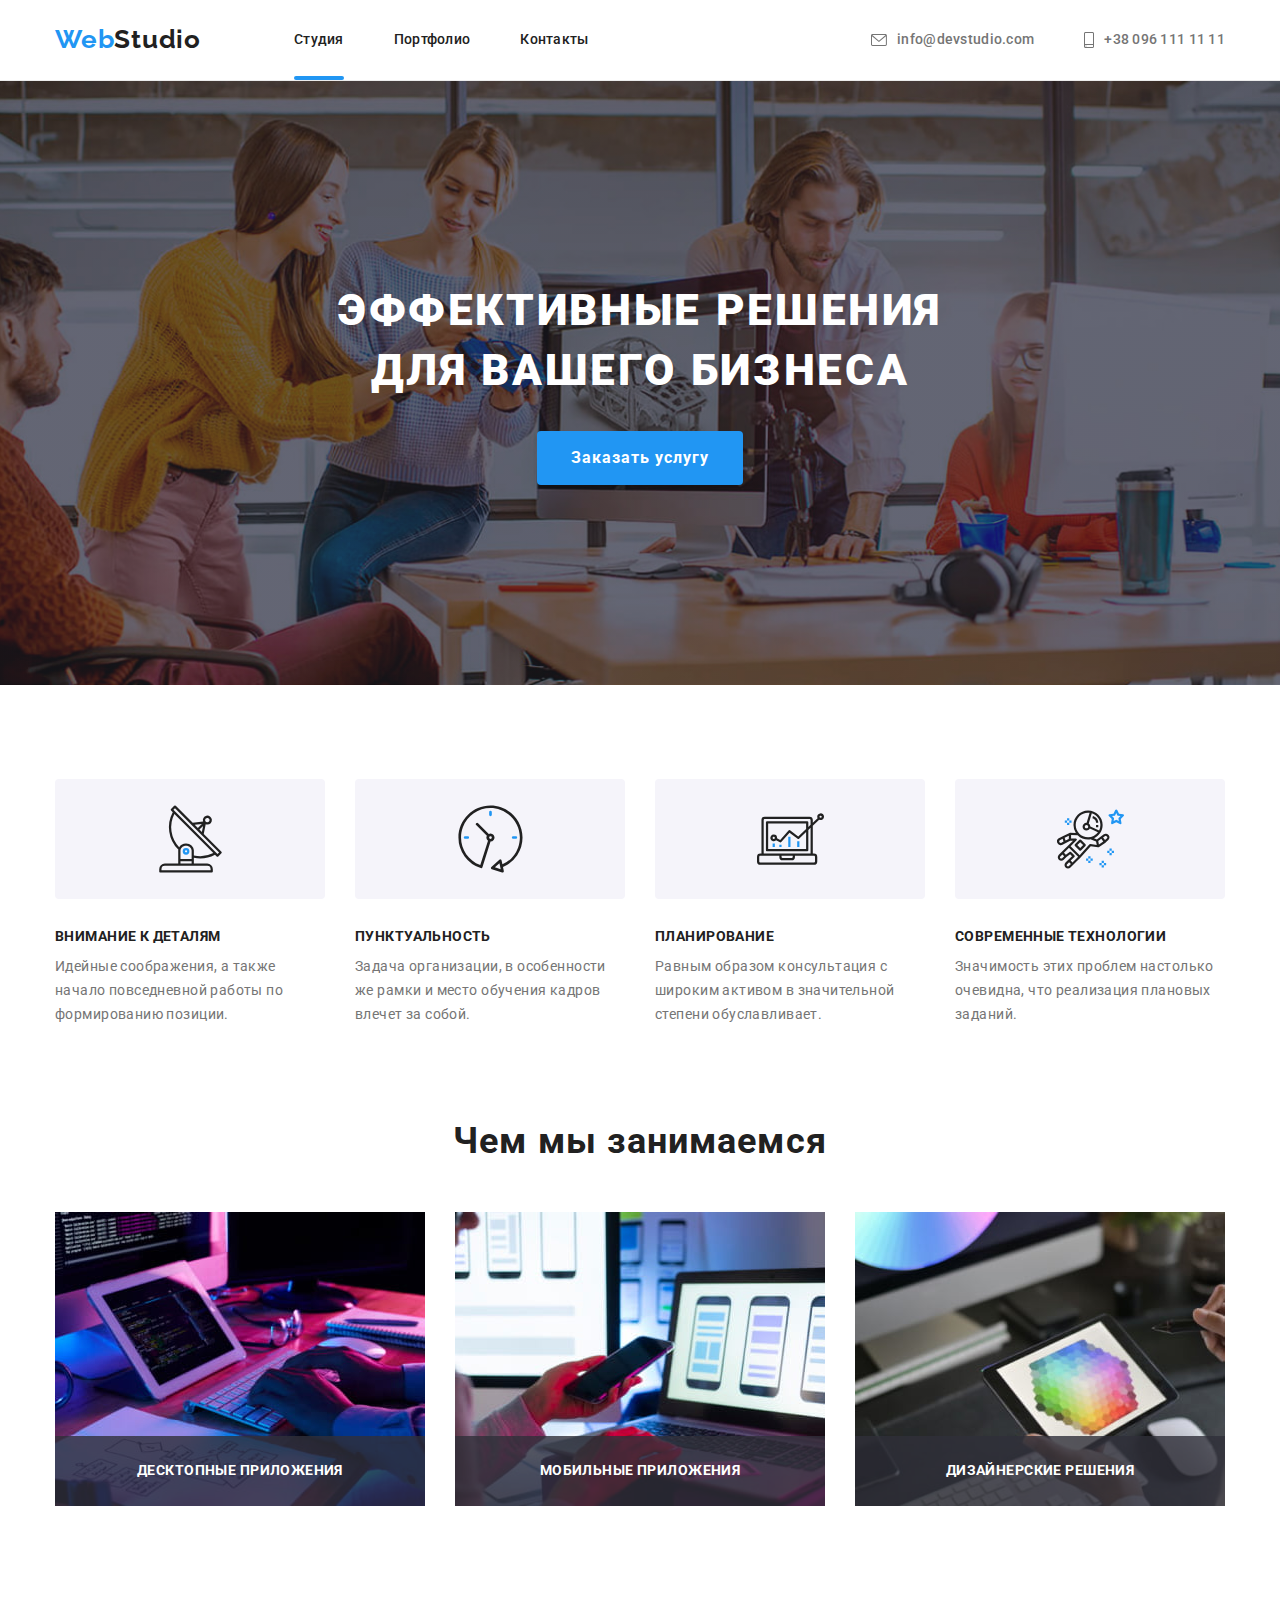
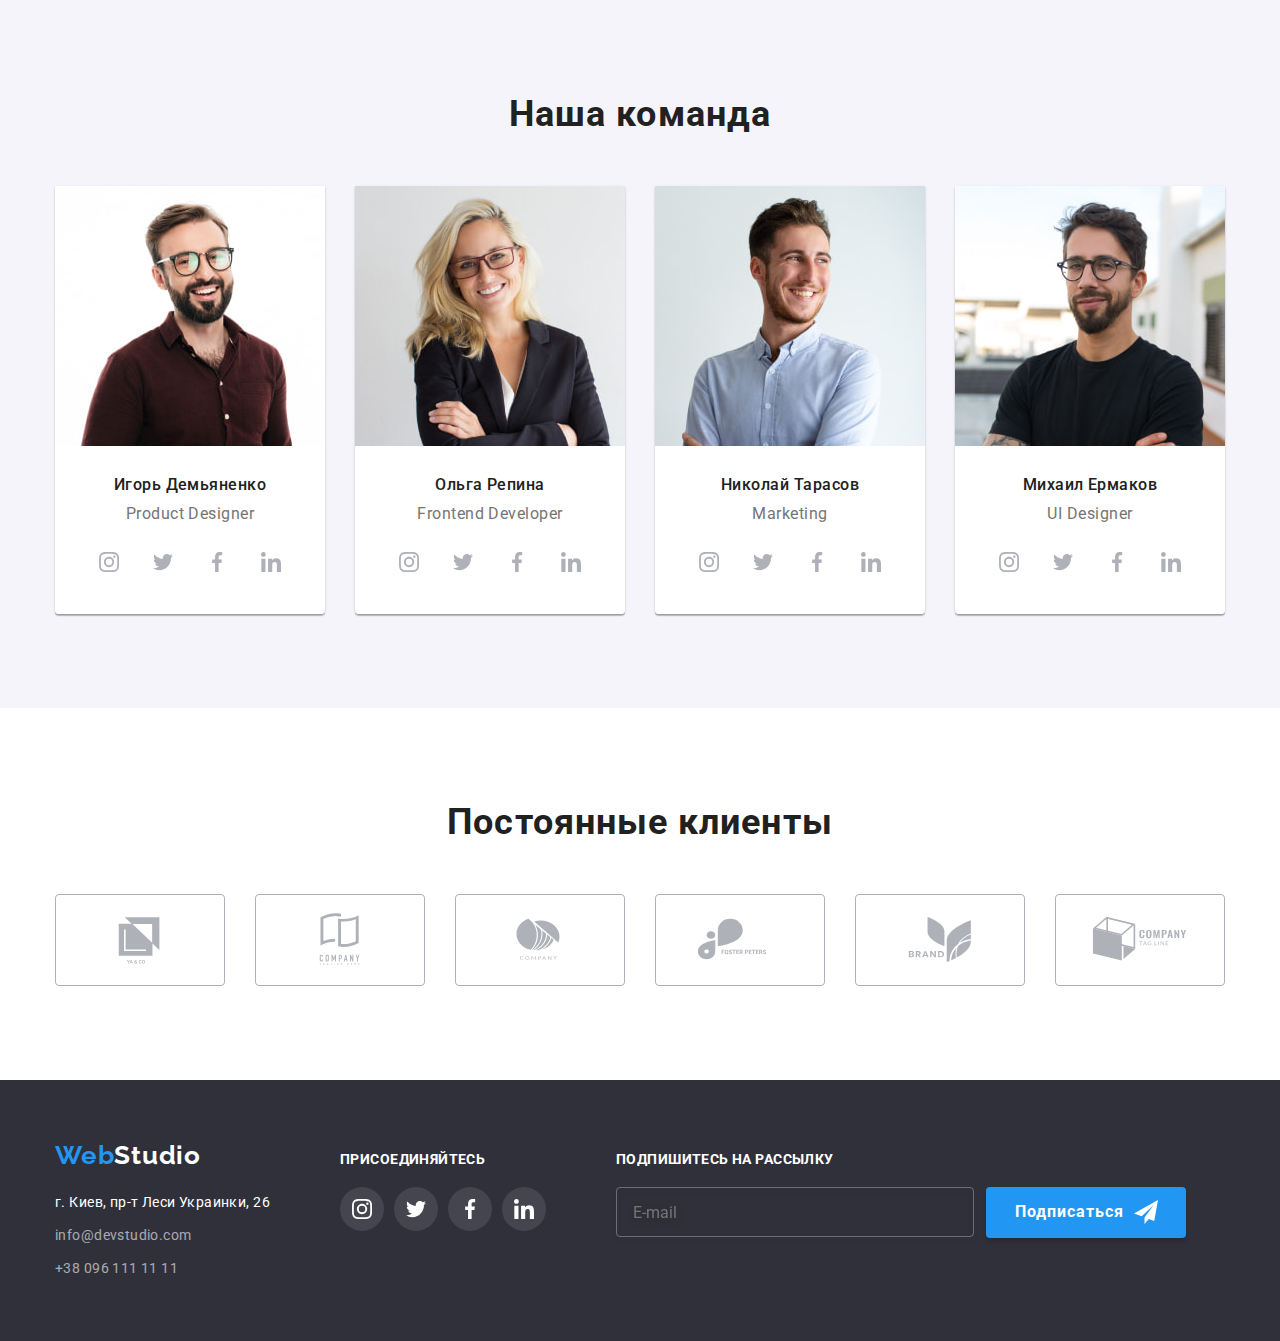
<file: index.html>
<!DOCTYPE html>
<html lang="ru">
<head>
    <meta charset="UTF-8">
    <meta http-equiv="X-UA-Compatible" content="IE=edge">
    <meta name="viewport" content="width=device-width, initial-scale=1.0">
    <title>Homework01</title>
    <link rel="preconnect" href="https://fonts.googleapis.com">
    <link rel="preconnect" href="https://fonts.gstatic.com" crossorigin>
    <link href="https://fonts.googleapis.com/css2?family=Raleway:wght@700&family=Roboto:wght@400;500;700;900&display=swap" rel="stylesheet">
    <link rel="stylesheet" href="https://cdnjs.cloudflare.com/ajax/libs/modern-normalize/1.1.0/modern-normalize.min.css"/>
    <link rel="stylesheet" href="./css/styles.css">
</head>
<body>
    <header class="page-header">
        <div class="container flex-header">
            <a href="index.html" class="logo">Web<span class="logo-accent dark">Studio</span></a>
            <nav class="nav-menu">
                <ul class="nav-list">
                    <li class="nav-item"><a href="index.html" class="nav-link current-page">Студия</a></li>
                    <li class="nav-item"><a href="portfolio.html" class="nav-link">Портфолио</a></li>
                    <li class="nav-item"><a href="#" class="nav-link">Контакты</a></li>
                </ul>
            </nav>
            <ul class="auth-info">
                <li class="auth-item">
                    <a href="mailto:info@devstudio.com" class="auth-link">
                        <svg class="icon-auth" width="16" height="12">
                            <use href="./images/icons.svg#envelope"></use>
                        </svg>
                        info@devstudio.com</a>
                </li>
                <li class="auth-item">
                    <a href="tel:+380961111111" class="auth-link">
                        <svg class="icon-auth" width="10" height="16">
                            <use href="./images/icons.svg#smartphone"></use>
                        </svg>
                        +38 096 111 11 11</a>
                </li>
            </ul>
        </div>
    </header>
    <main>
        <section class="hero">
            <div class="container">
                <h1 class="hero-title">Эффективные решения для вашего бизнеса</h1>
                <button type="button" class="accent-button button main-button-features" data-modal-open>Заказать услугу</button>
            </div>
            <div class="backdrop is-hidden" data-modal>
                <div class="modal">
                    <button class="close-modal-button" data-modal-close>
                        <svg class="icon-close" width="30" height="30">
                            <use href="./images/icons.svg#close"></use>
                        </svg>
                    </button>
                    <h2 class="modal-title">Оставьте свои данные, мы вам перезвоним</h2>
                    <form autocomplete="off">
                        <ul class="form-list">
                            <li class="form-item">
                                <label class="label-field" for="name">Имя</label>
                                <div class="input-field-thumb">
                                    <input class="input-field" type="text" name="name" id="name">
                                    <svg class="icon-form" width="18" height="18">
                                        <use href="./images/icons.svg#person-black"></use>
                                    </svg>
                                </div>
                            </li>
                            <li class="form-item">
                                <label class="label-field" for="tel">Телефон</label>
                                <div class="input-field-thumb">
                                    <input class="input-field" type="tel" name="tel" id="tel">
                                    <svg class="icon-form" width="18" height="18">
                                        <use href="./images/icons.svg#phone-black"></use>
                                    </svg>
                                </div>
                            </li>
                            <li class="form-item">
                                <label class="label-field" for="email">Почта</label>
                                <div class="input-field-thumb">
                                    <input class="input-field" type="email" name="email" id="email">
                                    <svg class="icon-form" width="18" height="18">
                                        <use href="./images/icons.svg#email-black"></use>
                                    </svg>
                                </div>
                            </li>
                            <li class="form-item">
                                <label class="label-field" for="comment">Комментарий</label>
                                <textarea class="input-field text-area" name="comment" id="comment" placeholder="Введите текст"></textarea>
                            </li>
                        </ul>
                        <div class="checkbox-thumb">
                            <label class="checkbox-label-field" for="privacy-policy">
                                <input class="checkbox-field" type="checkbox" name="privacy-policy" id="privacy-policy">
                                <svg class="checkbox-icon" width="16" height="15">
                                    <use  href="./images/icons.svg#icon-check"></use>
                                </svg>
                                Соглашаюсь с рассылкой и принимаю <a class="privacy-policy-link" href="#">Условия договора</a></label>
                        </div>
                        <button class="submit-button-features accent-button button" type="submit">Отправить</button>
                    </form>
                </div>
            </div>
        </section>
        <section class="section">
            <div class="container ">
                <h2 class="hiden-title">Ниши преимущества</h2>
                <ul class="benefits-list">
                    <li class="benefits-item">
                        <div class="thumb-benefits">
                            <svg class="icon-benefits" width="67" height="70">
                                <use href="./images/icons.svg#antenna"></use>
                            </svg>
                        </div>
                        <h3 class="benefit-title">Внимание к деталям</h3>
                        <p class="benefit-text">Идейные соображения, а также начало повседневной работы по формированию позиции.</p>
                    </li>
                    <li class="benefits-item">
                        <div class="thumb-benefits">
                            <svg class="icon-benefits" width="67" height="70">
                                <use href="./images/icons.svg#clock"></use>
                            </svg>
                        </div>
                        <h3 class="benefit-title">Пунктуальность</h3>
                        <p class="benefit-text">Задача организации, в особенности же рамки и место обучения кадров влечет за собой.</p>
                    </li>
                    <li class="benefits-item">
                        <div class="thumb-benefits">
                            <svg class="icon-benefits" width="67" height="70">
                                <use href="./images/icons.svg#diagram"></use>
                            </svg>
                        </div>
                        <h3 class="benefit-title">Планирование</h3>
                        <p class="benefit-text">Равным образом консультация с широким активом в значительной степени обуславливает.</p>
                    </li>
                    <li class="benefits-item">
                        <div class="thumb-benefits">
                            <svg class="icon-benefits" width="67" height="70">
                                <use href="./images/icons.svg#astronaut"></use>
                            </svg>
                        </div>
                        <h3 class="benefit-title">Современные технологии</h3>
                        <p class="benefit-text">Значимость этих проблем настолько очевидна, что реализация плановых заданий.</p>
                    </li>
                </ul>
            </div>
        </section>
        <section class="section employment">
            <div class="container">
                <h2 class="employment-title">Чем мы занимаемся</h2>
                <ul class="employment-list">
                    <li class="employment-item">
                        <div class="employment-thumb">
                            <img src="images/img.jpg" alt="Написание кода" class="image" width="370" height="294">
                            <div class="employment-overlay">
                                <p class="employment-overlay-text">Десктопные приложения</p>
                            </div>
                        </div>
                    </li>
                    <li class="employment-item">
                        <div class="employment-thumb">
                            <img src="images/img_2.jpg" alt="Работа с мобильными устройствами" class="image" width="370" height="294">
                            <div class="employment-overlay">
                                <p class="employment-overlay-text">Мобильные приложения</p>
                            </div>
                        </div>
                    </li>
                    <li class="employment-item">
                        <div class="employment-thumb">
                            <img src="images/img_3.jpg" alt="Работа с цветовой палитрой" class="image" width="370" height="294">
                            <div class="employment-overlay">
                                <p class="employment-overlay-text">Дизайнерские решения</p>
                            </div>
                        </div>
                    </li>
                </ul>
            </div>
        </section>
        <section class="workers section">
            <div class="container">
                <h2 class="workers-title">Наша команда</h2>
                <ul class="workers-list">
                    <li class="workers-item">
                        <div class="card">
                            <img src="images/img_igor.jpg" alt="Превью фото Игоря Демьяненко" class="image" width="270" height="260">
                            <div class="card-bottom">
                                <h3 class="workers-name">Игорь Демьяненко</h3>
                                <p class="workers-position">Product Designer</p>
                                <ul class="workers-thumb">
                                    <li class="workers-thumb-item">
                                        <a href="#" class="soc-med-link">
                                            <svg class="soc-med-icon" width="20" height="20">
                                                <use href="./images/icons.svg#instagram"></use>
                                            </svg>
                                        </a>
                                    </li>
                                    <li class="workers-thumb-item">
                                        <a href="#" class="soc-med-link">
                                            <svg class="soc-med-icon" width="20" height="20">
                                                <use href="./images/icons.svg#twitter"></use>
                                            </svg>
                                        </a>
                                    </li>
                                    <li class="workers-thumb-item">
                                        <a href="#" class="soc-med-link">
                                            <svg class="soc-med-icon" width="20" height="20">
                                                <use href="./images/icons.svg#facebook"></use>
                                            </svg>
                                        </a>
                                    </li>
                                    <li class="workers-thumb-item">
                                        <a href="#" class="soc-med-link">
                                            <svg class="soc-med-icon" width="20" height="20">
                                                <use href="./images/icons.svg#linkedin"></use>
                                            </svg>
                                        </a>
                                    </li>
                                </ul>
                            </div>
                        </div>
                    </li>
                    <li class="workers-item">
                        <div class="card">
                            <img src="images/img_olha.jpg" alt="Превью фото Ольги Репиной" class="image" width="270" height="260">
                            <div class="card-bottom">
                                <h3 class="workers-name">Ольга Репина</h3>
                                <p class="workers-position">Frontend Developer</p>
                                <ul class="workers-thumb">
                                    <li class="workers-thumb-item">
                                        <a href="#" class="soc-med-link">
                                            <svg class="soc-med-icon" width="20" height="20">
                                                <use href="./images/icons.svg#instagram"></use>
                                            </svg>
                                        </a>
                                    </li>
                                    <li class="workers-thumb-item">
                                        <a href="#" class="soc-med-link">
                                            <svg class="soc-med-icon" width="20" height="20">
                                                <use href="./images/icons.svg#twitter"></use>
                                            </svg>
                                        </a>
                                    </li>
                                    <li class="workers-thumb-item">
                                        <a href="#" class="soc-med-link">
                                            <svg class="soc-med-icon" width="20" height="20">
                                                <use href="./images/icons.svg#facebook"></use>
                                            </svg>
                                        </a>
                                    </li>
                                    <li class="workers-thumb-item">
                                        <a href="#" class="soc-med-link">
                                            <svg class="soc-med-icon" width="20" height="20">
                                                <use href="./images/icons.svg#linkedin"></use>
                                            </svg>
                                        </a>
                                    </li>
                                </ul>
                            </div>
                        </div>
                    </li>
                    <li class="workers-item">
                        <div class="card">
                            <img src="images/img_nikolay.jpg" alt="Превью фото Николая Тарасова" class="image" width="270" height="260">
                            <div class="card-bottom">
                                <h3 class="workers-name">Николай Тарасов</h3>
                                <p class="workers-position">Marketing</p>
                                <ul class="workers-thumb">
                                    <li class="workers-thumb-item">
                                        <a href="#" class="soc-med-link">
                                            <svg class="soc-med-icon" width="20" height="20">
                                                <use href="./images/icons.svg#instagram"></use>
                                            </svg>
                                        </a>
                                    </li>
                                    <li class="workers-thumb-item">
                                        <a href="#" class="soc-med-link">
                                            <svg class="soc-med-icon" width="20" height="20">
                                                <use href="./images/icons.svg#twitter"></use>
                                            </svg>
                                        </a>
                                    </li>
                                    <li class="workers-thumb-item">
                                        <a href="#" class="soc-med-link">
                                            <svg class="soc-med-icon" width="20" height="20">
                                                <use href="./images/icons.svg#facebook"></use>
                                            </svg>
                                        </a>
                                    </li>
                                    <li class="workers-thumb-item">
                                        <a href="#" class="soc-med-link">
                                            <svg class="soc-med-icon" width="20" height="20">
                                                <use href="./images/icons.svg#linkedin"></use>
                                            </svg>
                                        </a>
                                    </li>
                                </ul>
                            </div>
                        </div>
                    </li>
                    <li class="workers-item">
                        <div class="card">
                            <img src="images/img_mikhail.jpg" alt="Превью фото Михаила Ермакова" class="image" width="270" height="260">
                            <div class="card-bottom">
                                <h3 class="workers-name">Михаил Ермаков</h3>
                                <p class="workers-position">UI Designer</p>
                                <ul class="workers-thumb">
                                    <li class="workers-thumb-item">
                                        <a href="#" class="soc-med-link">
                                            <svg class="soc-med-icon" width="20" height="20">
                                                <use href="./images/icons.svg#instagram"></use>
                                            </svg>
                                        </a>
                                    </li>
                                    <li class="workers-thumb-item">
                                        <a href="#" class="soc-med-link">
                                            <svg class="soc-med-icon" width="20" height="20">
                                                <use href="./images/icons.svg#twitter"></use>
                                            </svg>
                                        </a>
                                    </li>
                                    <li class="workers-thumb-item">
                                        <a href="#" class="soc-med-link">
                                            <svg class="soc-med-icon" width="20" height="20">
                                                <use href="./images/icons.svg#facebook"></use>
                                            </svg>
                                        </a>
                                    </li>
                                    <li class="workers-thumb-item">
                                        <a href="#" class="soc-med-link">
                                            <svg class="soc-med-icon" width="20" height="20">
                                                <use href="./images/icons.svg#linkedin"></use>
                                            </svg>
                                        </a>
                                    </li>
                                </ul>
                            </div>
                        </div>
                    </li>
                </ul>
            </div>
        </section>
        <section class="section">
            <div class="container">
                <h2 class="regular-customers-title">Постоянные клиенты</h2>
                <ul class="regular-customers-list">
                    <li class="regular-customers-item">
                        <a href="#" class="regular-customers-link">
                            <svg class="regular-customers-icon" width="106" height="60">
                                <use href="./images/icons.svg#ya-co"></use>
                            </svg>
                        </a>
                    </li>
                    <li class="regular-customers-item">
                        <a href="#" class="regular-customers-link">
                            <svg class="regular-customers-icon" width="106" height="60">
                                <use href="./images/icons.svg#tagline"></use>
                            </svg>
                        </a>
                    </li>
                    <li class="regular-customers-item">
                        <a href="#" class="regular-customers-link">
                            <svg class="regular-customers-icon" width="106" height="60">
                                <use href="./images/icons.svg#company"></use>
                            </svg>
                        </a>
                    </li>
                    <li class="regular-customers-item">
                        <a href="#" class="regular-customers-link">
                            <svg class="regular-customers-icon" width="106" height="60">
                                <use href="./images/icons.svg#foster-peters"></use>
                            </svg>
                        </a>
                    </li>
                    <li class="regular-customers-item">
                        <a href="#" class="regular-customers-link">
                            <svg class="regular-customers-icon" width="106" height="60">
                                <use href="./images/icons.svg#brand"></use>
                            </svg>
                        </a>
                    </li>
                    <li class="regular-customers-item">
                        <a href="#" class="regular-customers-link">
                            <svg class="regular-customers-icon" width="106" height="60">
                                <use href="./images/icons.svg#tag-line-comp"></use>
                            </svg>
                        </a>
                    </li>
                </ul>
            </div>
        </section>
    </main>
    <footer class="page-footer">
        <div class="container flex-footer">
            <div class="footer-item">
                <a href="index.html" class="logo footer-logo">Web<span class="logo-accent light">Studio</span></a>
                <address class="footer-address">
                    <ul class="address-list">
                        <li class="adress-item"><a href="https://goo.gl/maps/V45hp1VakKUv8cuSA" class="info geo">г. Киев, пр-т Леси Украинки, 26</a></li>
                        <li class="adress-item"><a href="mailto:info@devstudio.com" class="info mail">info@devstudio.com</a></li>
                        <li class="adress-item"><a href="tel:+380961111111" class="info tel">+38 096 111 11 11</a></li>
                    </ul>
                </address>
            </div>
            <div class="footer-item">
                <h3 class="footer-soc-title">присоединяйтесь</h3>
                <ul class="footer-soc-thumb">
                    <li class="workers-thumb-item">
                        <a href="#" class="soc-med-link footer-icon-link">
                            <svg class="soc-med-icon footer-icon" width="20" height="20">
                                <use href="./images/icons.svg#instagram"></use>
                            </svg>
                        </a>
                    </li>
                    <li class="workers-thumb-item">
                        <a href="#" class="soc-med-link footer-icon-link">
                            <svg class="soc-med-icon footer-icon" width="20" height="20">
                                <use href="./images/icons.svg#twitter"></use>
                            </svg>
                        </a>
                    </li>
                    <li class="workers-thumb-item">
                        <a href="#" class="soc-med-link footer-icon-link">
                            <svg class="soc-med-icon footer-icon" width="20" height="20">
                                <use href="./images/icons.svg#facebook"></use>
                            </svg>
                        </a>
                    </li>
                    <li class="workers-thumb-item">
                        <a href="#" class="soc-med-link footer-icon-link">
                            <svg class="soc-med-icon footer-icon" width="20" height="20">
                                <use href="./images/icons.svg#linkedin"></use>
                            </svg>
                        </a>
                    </li>
                </ul>
            </div>
            <div class="footer-item">
                <h3 class="footer-soc-title">Подпишитесь на рассылку</h3>
                <form class="footer-mail-thumb">
                    <input class="footer-mail-input" type="email" name="user-email" placeholder="E-mail">
                    <button class="apply-button-features accent-button button" type="submit">Подписаться
                        <svg class="icon-send" width="24" height="24">
                            <use href="./images/icons.svg#icon-send"></use>
                        </svg>
                    </button>
                </form>
            </div>
        </div>
    </footer>
    <script src="./js/modal.js"></script>
</body>
</html>
</file>
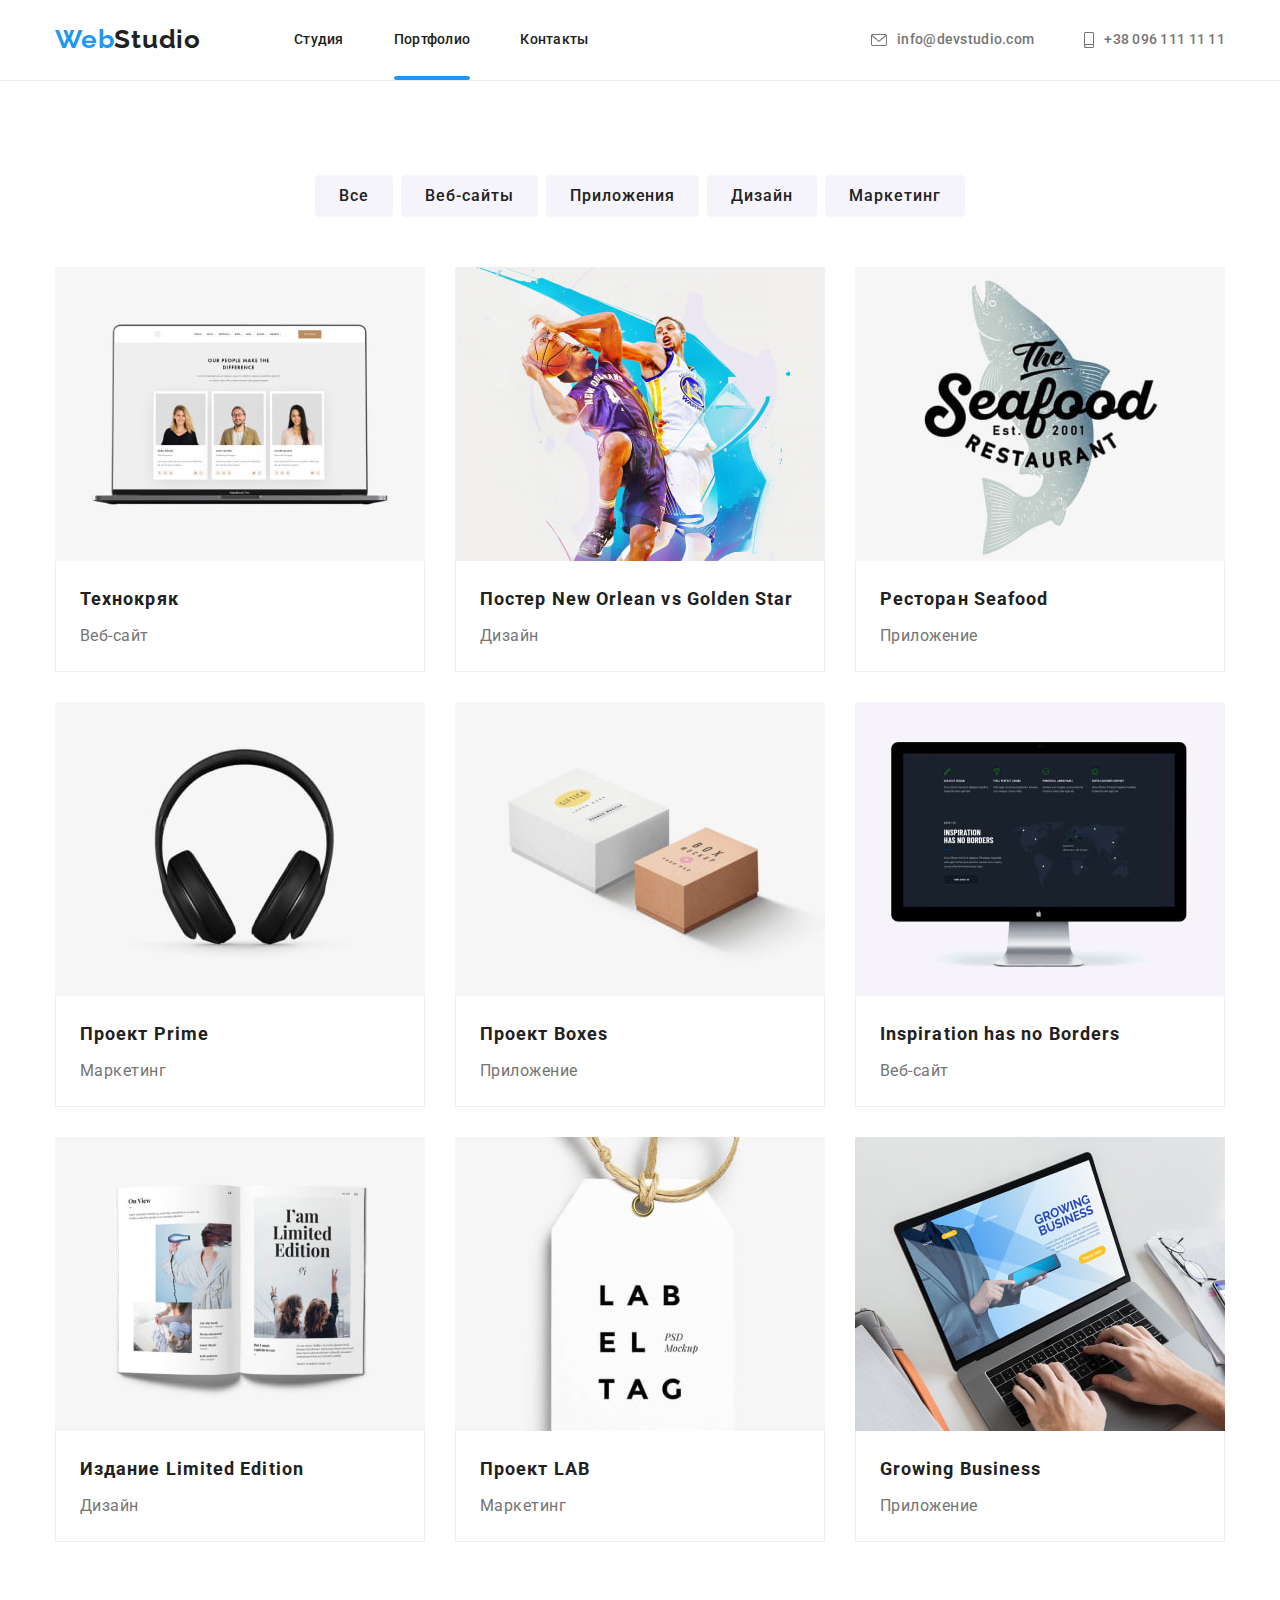
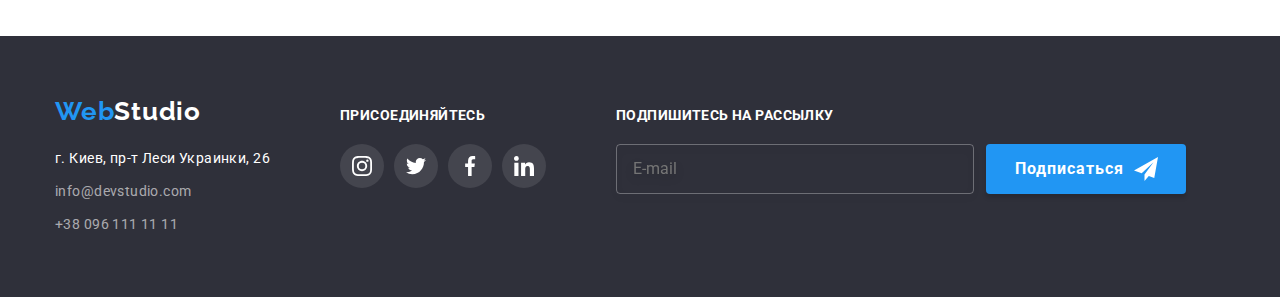
<file: portfolio.html>
<!DOCTYPE html>
<html lang="ru">
<head>
    <meta charset="UTF-8">
    <meta http-equiv="X-UA-Compatible" content="IE=edge">
    <meta name="viewport" content="width=device-width, initial-scale=1.0">
    <title>Homework01</title>
    <link rel="preconnect" href="https://fonts.googleapis.com">
    <link rel="preconnect" href="https://fonts.gstatic.com" crossorigin>
    <link href="https://fonts.googleapis.com/css2?family=Raleway:wght@700&family=Roboto:wght@400;500;700;900&display=swap" rel="stylesheet">
    <link rel="stylesheet" href="https://cdnjs.cloudflare.com/ajax/libs/modern-normalize/1.1.0/modern-normalize.min.css"/>
    <link rel="stylesheet" href="./css/styles.css">
</head>
<body>
    <header class="page-header">
        <div class="container flex-header">
            <a href="index.html" class="logo">Web<span class="logo-accent dark">Studio</span></a>
            <nav class="nav-menu">
                <ul class="nav-list">
                    <li class="nav-item"><a href="index.html" class="nav-link">Студия</a></li>
                    <li class="nav-item"><a href="portfolio.html" class="nav-link current-page">Портфолио</a></li>
                    <li class="nav-item"><a href="#" class="nav-link">Контакты</a></li>
                </ul>
            </nav>
            <ul class="auth-info">
                <li class="auth-item">
                    <a href="mailto:info@devstudio.com" class="auth-link">
                        <svg class="icon-auth" width="16" height="12">
                            <use href="./images/icons.svg#envelope"></use>
                        </svg>
                        info@devstudio.com</a>
                </li>
                <li class="auth-item">
                    <a href="tel:+380961111111" class="auth-link">
                        <svg class="icon-auth" width="10" height="16">
                            <use href="./images/icons.svg#smartphone"></use>
                        </svg>
                        +38 096 111 11 11</a>
                </li>
            </ul>
        </div>
    </header>
    <main>
        <section class="section">
            <div class="container">
                <h1 class="hiden-title">Список проектов</h1>
                <ul class="filter-list">
                    <li class="filter-item"><button type="button" class="filter-button button filter-button-features">Все</button></li>
                    <li class="filter-item"><button type="button" class="filter-button button filter-button-features">Веб-сайты</button></li>
                    <li class="filter-item"><button type="button" class="filter-button button filter-button-features">Приложения</button></li>
                    <li class="filter-item"><button type="button" class="filter-button button filter-button-features">Дизайн</button></li>
                    <li class="filter-item"><button type="button" class="filter-button button filter-button-features">Маркетинг</button></li>
                </ul>
                <ul class="projects-list">
                    <li class="projects-item">
                        <a class="project-link" href="#">
                            <div class="projects-card-top">
                                <img src="images/technoyakor-project-img.jpg" alt="Лого проекта Технокряк" class="projects-card" width="370" height="294">
                                <div class="card-overlay">
                                    <p class="card-overlay-text">Ресурс предлагает комплексные предложения с разным уровнем функционала и сервисов. Все это позволит посетителю получить исчерпывающие сведения о компании или частном лице.</p>
                                </div>
                            </div>
                            <div class="project-card-bottom">
                                <h2 class="projects-desc-title">Технокряк</h2>
                                <p class="projects-group">Веб-сайт</p>
                            </div>
                        </a>
                    </li>
                    <li class="projects-item">
                        <a class="project-link" href="#">
                            <div class="projects-card-top">
                                <img src="images/orlean-vs-star-project-img.jpg" alt="Лого постера" class="projects-card" width="370" height="294">
                                <div class="card-overlay">
                                    <p class="card-overlay-text">Ресурс предлагает комплексные предложения с разным уровнем функционала и сервисов. Все это позволит посетителю получить исчерпывающие сведения о компании или частном лице.</p>
                                </div>
                            </div>
                            <div class="project-card-bottom">
                                <h2 class="projects-desc-title">Постер New Orlean vs Golden Star</h2>
                                <p class="projects-group">Дизайн</p>
                            </div>
                        </a>
                    </li>
                    <li class="projects-item">
                        <a class="project-link" href="#">
                            <div class="projects-card-top">
                                <img src="images/seafood-project-img.jpg" alt="Лого ресторана Seafood" class="projects-card" width="370" height="294">
                                <div class="card-overlay">
                                    <p class="card-overlay-text">Ресурс предлагает комплексные предложения с разным уровнем функционала и сервисов. Все это позволит посетителю получить исчерпывающие сведения о компании или частном лице.</p>
                                </div>
                            </div>
                            <div class="project-card-bottom">
                                <h2 class="projects-desc-title">Ресторан Seafood</h2>
                                <p class="projects-group">Приложение</p>
                            </div>
                        </a>
                    </li>
                    <li class="projects-item">
                        <a class="project-link" href="#">
                            <div class="projects-card-top">
                                <img src="images/prime-project-img.jpg" alt="Лого проекта Prime" class="projects-card" width="370" height="294">
                                <div class="card-overlay">
                                    <p class="card-overlay-text">Ресурс предлагает комплексные предложения с разным уровнем функционала и сервисов. Все это позволит посетителю получить исчерпывающие сведения о компании или частном лице.</p>
                                </div>
                            </div>
                            <div class="project-card-bottom">
                                <h2 class="projects-desc-title">Проект Prime</h2>
                                <p class="projects-group">Маркетинг</p>
                            </div>
                        </a>
                    </li>
                    <li class="projects-item">
                        <a class="project-link" href="#">
                            <div class="projects-card-top">
                                <img src="images/boxes-project-img.jpg" alt="Лого проекта Boxes" class="projects-card" width="370" height="294">
                                <div class="card-overlay">
                                    <p class="card-overlay-text">Ресурс предлагает комплексные предложения с разным уровнем функционала и сервисов. Все это позволит посетителю получить исчерпывающие сведения о компании или частном лице.</p>
                                </div>
                            </div>
                            <div class="project-card-bottom">
                                <h2 class="projects-desc-title">Проект Boxes</h2>
                                <p class="projects-group">Приложение</p>
                            </div>
                        </a>
                    </li>
                    <li class="projects-item">
                        <a class="project-link" href="#">
                            <div class="projects-card-top">
                                <img src="images/inspiration-project-img.jpg" alt="Лого проекта Inspiration has no Borders" class="projects-card" width="370" height="294">
                                <div class="card-overlay">
                                    <p class="card-overlay-text">Ресурс предлагает комплексные предложения с разным уровнем функционала и сервисов. Все это позволит посетителю получить исчерпывающие сведения о компании или частном лице.</p>
                                </div>
                            </div>
                            <div class="project-card-bottom">
                                <h2 class="projects-desc-title">Inspiration has no Borders</h2>
                                <p class="projects-group">Веб-сайт</p>
                            </div>
                        </a>
                    </li>
                    <li class="projects-item">
                        <a class="project-link" href="#">
                            <div class="projects-card-top">
                                <img src="images/limited-edition-project-img.jpg" alt="Лого издания Limited Edition" class="projects-card" width="370" height="294">
                                <div class="card-overlay">
                                    <p class="card-overlay-text">Ресурс предлагает комплексные предложения с разным уровнем функционала и сервисов. Все это позволит посетителю получить исчерпывающие сведения о компании или частном лице.</p>
                                </div>
                            </div>
                            <div class="project-card-bottom">
                                <h2 class="projects-desc-title">Издание Limited Edition</h2>
                                <p class="projects-group">Дизайн</p>
                            </div>
                        </a>
                    </li>
                    <li class="projects-item">
                        <a class="project-link" href="#">
                            <div class="projects-card-top">
                                <img src="images/lab-project-img.jpg" alt="Лого проекта LAB" class="projects-card" width="370" height="294">
                                <div class="card-overlay">
                                    <p class="card-overlay-text">Ресурс предлагает комплексные предложения с разным уровнем функционала и сервисов. Все это позволит посетителю получить исчерпывающие сведения о компании или частном лице.</p>
                                </div>
                            </div>
                            <div class="project-card-bottom">
                                <h2 class="projects-desc-title">Проект LAB</h2>
                                <p class="projects-group">Маркетинг</p>
                            </div>
                        </a>
                    </li>
                    <li class="projects-item">
                        <a class="project-link" href="#">
                            <div class="projects-card-top">
                                <img src="images/business-project-img.jpg" alt="Лого приложения Growing Business" class="projects-card" width="370" height="294">
                                <div class="card-overlay">
                                    <p class="card-overlay-text">Ресурс предлагает комплексные предложения с разным уровнем функционала и сервисов. Все это позволит посетителю получить исчерпывающие сведения о компании или частном лице.</p>
                                </div>
                            </div>
                            <div class="project-card-bottom">
                                <h2 class="projects-desc-title">Growing Business</h2>
                                <p class="projects-group">Приложение</p>
                            </div>
                        </a>
                    </li>
                </ul>
            </div>
        </section>
    </main>
    <footer class="page-footer">
        <div class="container flex-footer">
            <div class="footer-item">
                <a href="index.html" class="logo footer-logo">Web<span class="logo-accent light">Studio</span></a>
                <address class="footer-address">
                    <ul class="address-list">
                        <li class="adress-item"><a href="https://goo.gl/maps/V45hp1VakKUv8cuSA" class="info geo">г. Киев, пр-т Леси Украинки, 26</a></li>
                        <li class="adress-item"><a href="mailto:info@devstudio.com" class="info mail">info@devstudio.com</a></li>
                        <li class="adress-item"><a href="tel:+380961111111" class="info tel">+38 096 111 11 11</a></li>
                    </ul>
                </address>
            </div>
            <div class="footer-item">
                <h3 class="footer-soc-title">присоединяйтесь</h3>
                <ul class="footer-soc-thumb">
                    <li class="workers-thumb-item">
                        <a href="#" class="soc-med-link footer-icon-link">
                            <svg class="soc-med-icon footer-icon" width="20" height="20">
                                <use href="./images/icons.svg#instagram"></use>
                            </svg>
                        </a>
                    </li>
                    <li class="workers-thumb-item">
                        <a href="#" class="soc-med-link footer-icon-link">
                            <svg class="soc-med-icon footer-icon" width="20" height="20">
                                <use href="./images/icons.svg#twitter"></use>
                            </svg>
                        </a>
                    </li>
                    <li class="workers-thumb-item">
                        <a href="#" class="soc-med-link footer-icon-link">
                            <svg class="soc-med-icon footer-icon" width="20" height="20">
                                <use href="./images/icons.svg#facebook"></use>
                            </svg>
                        </a>
                    </li>
                    <li class="workers-thumb-item">
                        <a href="#" class="soc-med-link footer-icon-link">
                            <svg class="soc-med-icon footer-icon" width="20" height="20">
                                <use href="./images/icons.svg#linkedin"></use>
                            </svg>
                        </a>
                    </li>
                </ul>
            </div>
            <div class="footer-item">
                <h3 class="footer-soc-title">Подпишитесь на рассылку</h3>
                <form class="footer-mail-thumb">
                    <input class="footer-mail-input" type="email" name="user-email" placeholder="E-mail">
                    <button class="apply-button-features accent-button button" type="submit">Подписаться
                        <svg class="icon-send" width="24" height="24">
                            <use href="./images/icons.svg#icon-send"></use>
                        </svg>
                    </button>
                </form>
            </div>
        </div>
    </footer>
</body>
</html>
</file>
<file: css/styles.css>
/* Переменные */

:root {
    --accent-color: #2196F3;
    --headline-color: #212121;
    --main-text-color: #757575;
    --footer-bg-color: #2F303A;
    --main-icon-color: #AFB1B8;
    --form-label-color: #757575;
    --accent-white-color: #ffffff;
    --main-button-bg-color: #F5F4FA;
    --accented-button-color: #ffffff;
}

body {
    color: var(--main-text-color);
    background-color: var(--accent-white-color);
    
    font-family: 'Roboto', sans-serif;
}

h1,
h2,
h3,
ul,
p {
    margin-top: 0;
    margin-bottom: 0;
}

ul {
    padding-left: 0;
}

img {
    display: block;
    max-width: 100%;
    height: auto;
}

/* Опциональные настройки списков */

.nav-list,
.auth-info,
.benefits-list,
.employment-list,
.workers-list,
.address-list,
.filter-list,
.projects-list,
.regular-customers-list,
.workers-thumb,
.footer-soc-thumb,
.form-list {
    list-style-type: none;
}

/* Спрятанные заголовки */

.hiden-title {
    position: absolute; 
    width: 1px; 
    height: 1px; 
    margin: -1px; 
    border: 0; 
    padding: 0; 
    white-space: nowrap; 
    clip-path: inset(100%); 
    clip: rect(0 0 0 0); 
    overflow: hidden;
}


.container {
    width: 1200px;
    margin-right: auto;
    margin-left: auto;
    padding:0 15px ;
    /* outline: red solid 1px; */
}

.section {
    padding-top: 94px;
    padding-bottom: 94px;
    /* outline: green solid 1px; */
}

/* Хедер */

.page-header {
    border-bottom: 1px solid #ECECEC;
}

.flex-header {
    display: flex;
    align-items: center;
    justify-content: center;
}

.nav-menu {
    margin-left: 93px;
}

.nav-list {
    display: flex;
}

.auth-info {
    display: flex;
    margin-left: auto;
}

.logo {
    color: var(--accent-color);

    font-family: 'Raleway', sans-serif;
    font-weight: 700;
    font-size: 26px;
    line-height: 1.2;
    letter-spacing: 0.03em;

    text-decoration: none;
}

.logo-accent {
    font-family: 'Raleway', sans-serif;
    font-weight: 700;
    font-size: 26px;
    line-height: 1.2;
    letter-spacing: 0.03em;
}

.logo-accent.dark {
    color: var(--headline-color);
}

.nav-link {
    position: relative;

    color: var(--headline-color);

    display: inline-block;
    padding-top: 32px;
    padding-bottom: 32px;

    font-weight: 500;
    font-size: 14px;
    line-height: 1.14;
    letter-spacing: 0.02em;

    text-decoration: none;

    transition: color 250ms cubic-bezier(0.4, 0, 0.2, 1);
}

.nav-item:not(:first-child) {
    margin-left: 50px;
}

.nav-link:hover,
.nav-link:focus,
.info:hover,
.info:focus {
    color: var(--accent-color);
}

.nav-link::after {
    content: '';

    position: absolute;
    bottom: 0;
    left: 0;

    width: 100%;
    height: 4px;
    border-radius: 2px;

    opacity: 0;
    background-color: var(--accent-color);
}

.nav-link.current-page::after {
    opacity: 1;
}

.auth-link {
    display: flex;
    align-items: center;

    color: var(--main-text-color);

    padding-top: 32px;
    padding-bottom: 32px;

    font-weight: 500;
    font-size: 14px;
    line-height: 1.14;
    letter-spacing: 0.02em;

    text-decoration: none;

    transition: color 250ms cubic-bezier(0.4, 0, 0.2, 1);
}

.icon-auth {
    fill:var(--main-text-color);
    margin-right: 10px;

    transition: fill 250ms cubic-bezier(0.4, 0, 0.2, 1);
}

 .auth-link:hover,
 .auth-link:focus {
    color: var(--accent-color);
}

.auth-link:hover .icon-auth,
.auth-link:focus .icon-auth {
    fill: var(--accent-color);
}

.auth-item:not(:first-child) {
    margin-left: 50px;
}

/* Страница Студия */
/* Герой */

.hero-title {
    color: var(--accent-white-color);

    margin: 0 auto 30px;
    max-width: 696px;

    font-weight: 900;
    font-size: 44px;
    line-height: 1.36;
    text-align: center;
    letter-spacing: 0.06em;
    text-transform: uppercase;
}

.button {
    font-weight: 700;
    font-size: 16px;
    line-height: 1.88;
    text-align: center;
    letter-spacing: 0.06em;
    border-radius: 4px;

    cursor: pointer;
}

.main-button-features {
    padding: 10px 32px;
    box-shadow: 0px 4px 4px rgba(0, 0, 0, 0.15);
    border-color: transparent;
}

.accent-button {
    color: var(--accent-white-color);
    background-color: var(--accent-color);
}

.filter-button {
    color: var(--headline-color);
    background-color: var(--main-button-bg-color);

    transition: color 250ms cubic-bezier(0.4, 0, 0.2, 1),
    background-color 250ms cubic-bezier(0.4, 0, 0.2, 1),
    box-shadow 250ms cubic-bezier(0.4, 0, 0.2, 1);
}

.filter-button-features {
    font-weight: 500;
    line-height: 1.6;
    padding: 6px 22px;
    border-color: transparent;
}

.filter-button:hover,
.filter-button:focus {
    color: var(--accent-white-color);
    background-color: var(--accent-color);
    box-shadow: 0px 3px 1px rgba(0, 0, 0, 0.1), 0px 1px 2px rgba(0, 0, 0, 0.08), 0px 2px 2px rgba(0, 0, 0, 0.12)
}

.hero {
    background-color: var(--footer-bg-color);
    background-image: linear-gradient(to right, rgba(47, 48, 58, 0.4), rgba(47, 48, 58, 0.4)), url(../images/hero-image.jpg);
    background-size: cover;
    background-position: center;
    background-repeat: no-repeat;

    text-align: center;
    padding-top: 200px;
    padding-bottom: 200px;
    margin-left: auto;
    margin-right: auto;

    max-width: 1600px;
}

.backdrop {
    position: fixed;
    top: 0;
    left: 0;
    z-index: 99;

    width: 100%;
    height: 100%;

    background-color: rgba(0, 0, 0, 0.2);

    opacity: 1;
    transition: opacity 250ms cubic-bezier(0.4, 0, 0.2, 1);
}

.backdrop.is-hidden {
    opacity: 0;
    /* visibility: hidden; */
    pointer-events: none;
}

.backdrop.is-hidden .modal {
    transform: translate(-50%, -50%) scale(0.8);
}

.modal {
    position: absolute;
    top: 50%;
    left: 50%;
    transform: translate(-50%, -50%) scale(1);

    min-width: 528px;
    min-height: 581px;
    padding: 40px;

    background: var(--accent-white-color);
    box-shadow: 0px 1px 3px rgba(0, 0, 0, 0.12), 0px 1px 1px rgba(0, 0, 0, 0.14), 0px 2px 1px rgba(0, 0, 0, 0.2);
    border-radius: 4px;

    transition: transform 250ms cubic-bezier(0.4, 0, 0.2, 1);
}

.close-modal-button {
    position: absolute;
    top: 8px;
    right: 8px;

    padding: 0;
    border: none;
    font: inherit;
    color: inherit;
    background-color: transparent;
    cursor: pointer;
}

.icon-close {
    transition: fill 250ms cubic-bezier(0.4, 0, 0.2, 1);
}

.close-modal-button:hover .icon-close,
.close-modal-button:focus .icon-close {
    fill: var(--accent-color);
}

.modal-title {
    margin-bottom: 12px;

    font-size: 20px;
    line-height: 1.15;
    text-align: center;
    letter-spacing: 0.03em;
    
    color: var(--headline-color);
}

.form-item {
    display: flex;
    flex-direction: column;
    align-items: flex-start;
}

.form-item:not(:last-child) {
    margin-bottom: 10px;
}

.form-item:last-child {
    margin-bottom: 20px;
}

.input-field-thumb {
    position: relative;
    width: 100%;
}

.label-field {
    margin-bottom: 4px;

    font-size: 12px;
    line-height: 1.16;
    letter-spacing: 0.01em;
    
    color: var(--form-label-color);
}

.input-field {
    width: 100%;
    height: 40px;
    padding-left: 42px;

    border: 1px solid rgba(33, 33, 33, 0.2);
    border-radius: 4px;

    transition: outline 250ms cubic-bezier(0.4, 0, 0.2, 1);
}

.input-field:focus {
    outline: 1px solid var(--accent-color);
}

.input-field:focus-within + .icon-form{
    fill: var(--accent-color);
}

.text-area {
    height: 120px;
    resize: none;
    padding: 12px 16px;

    font-size: 12px;
    line-height: 1.16;
    letter-spacing: 0.01em;
}

.text-area::placeholder {
    color: rgba(117, 117, 117, 0.5);
}

.icon-form {
    position: absolute;
    top: 50%;
    left: 12px;
    transform: translateY(-50%);

    transition: fill 250ms cubic-bezier(0.4, 0, 0.2, 1);
}

.privacy-policy-thumb {
    display: flex;
    align-items: center;
}

.checkbox-thumb {
    display: flex;
    flex-direction: row;
    align-items: center;
    justify-content: center;
}

.checkbox-field {
    position: absolute;
    -webkit-appearance: none;
    -moz-appearance: none;
    appearance: none;
}

.checkbox-icon {
    margin-right: 8px;
}

.checkbox-field:not(:checked) + .checkbox-icon{
    fill: transparent;
    border: 2px solid var(--headline-color);
    border-radius: 2px;
}

.checkbox-field:checked + .checkbox-icon{
    fill: var(--accent-color);
}


.checkbox-label-field {
    display: flex;
    align-items: center;

    font-size: 14px;
    line-height: 1.71;
    letter-spacing: 0.03em;
    color: var(--form-label-color);
}

.privacy-policy-link {
    color: var(--accent-color);
}

.submit-button-features {

    padding: 10px 55px 10px 56px;
    margin-top: 30px;

    box-shadow: 0px 4px 4px rgb(0 0 0 / 15%);
    border: none;
}

/* Наши преимущества */

.benefit-title {
    color: var(--headline-color);

    margin-bottom: 10px;

    font-weight: 700;
    font-size: 14px;
    line-height: 1.14;
    letter-spacing: 0.03em;
    text-transform: uppercase;
}

.benefit-text {
    color: var(--main-text-color);

    font-size: 14px;
    line-height: 1.71;
    letter-spacing: 0.03em;
}

.benefits-list {
    display: flex;
    align-items: center;
    justify-content: center;
}

.benefits-item {
    max-width: 270px;
}

.benefits-item:not(:first-child) {
    margin-left: 30px;
}

.icon-benefits-box {
    padding-top: 25px;
    padding-bottom: 25px;
}

.thumb-benefits {
    display: flex;
    align-items: center;
    justify-content: center;

    background-color: var(--main-button-bg-color);
    border-radius: 4px;

    padding-top: 25px;
    padding-bottom: 25px;
    margin-bottom: 30px;
}

/* Чем мы занимаемся */

.employment {
    padding-top: 0;
}

.employment-title {
    color: var(--headline-color);

    margin-bottom: 50px;

    font-weight: 700;
    font-size: 36px;
    line-height: 1.16;
    text-align: center;
    letter-spacing: 0.03em;
    
}

.employment-list {
    display: flex;
    justify-content: center;
}

.employment-item:not(:first-child) {
    margin-left: 30px;
}

.employment-thumb {
    position: relative;
}

.employment-overlay {
    display: flex;
    justify-content: center;
    align-items: center;

    position: absolute;
    bottom: 0;
    left: 0;

    width: 100%;
    height: 70px;

    background-color: rgba(47, 48, 58, 0.8);
}

.employment-overlay-text {
    font-weight: 700;
    font-size: 14px;
    line-height: 1.14;
    /* text-align: center; */
    letter-spacing: 0.03em;
    text-transform: uppercase;

    color: var(--accent-white-color);
}
/* Наши работники */

.workers {
    background-color: var(--main-button-bg-color);
}

.workers-title,
.regular-customers-title {
    color: var(--headline-color);

    margin-bottom: 50px;

    font-weight: 700;
    font-size: 36px;
    line-height: 1.16;
    text-align: center;
    letter-spacing: 0.03em;
}

.workers-name {
    color: var(--headline-color);

    margin-bottom: 10px;

    text-align: center;
    font-weight: 500;
    font-size: 16px;
    line-height: 1.18;
    letter-spacing: 0.03em;
}

.workers-position {
    color: var(--main-text-color);

    text-align: center;
    font-size: 16px;
    line-height: 1.18;
    letter-spacing: 0.03em;
}

.workers-list {
    display: flex;
}

.workers-item:not(:first-child) {
    margin-left: 30px;
}

.card {
    box-shadow: 0px 1px 3px rgba(0, 0, 0, 0.12), 0px 1px 1px rgba(0, 0, 0, 0.14), 0px 2px 1px rgba(0, 0, 0, 0.2);
    border-radius: 0px 0px 4px 4px;
}

.card-bottom {
    background-color: var(--accent-white-color);
    padding: 30px 0;
    border-radius: 0px 0px 4px 4px;
}

.project-card-bottom {
    padding: 20px 24px;
    border-right: 1px solid #EEEEEE;
    border-bottom: 1px solid #EEEEEE;
    border-left: 1px solid #EEEEEE;
}

.workers-thumb {
    display: flex;
    justify-content: center;

    margin-top: 16px;
}

.workers-thumb-item:not(:first-child) {
    margin-left: 10px;
}

.soc-med-link {
    display: flex;
    align-items: center;
    justify-content: center;
    width: 44px;
    height: 44px;
    border-radius: 50%;

    transition: background-color 250ms cubic-bezier(0.4, 0, 0.2, 1);
}

.soc-med-link:hover,
.soc-med-link:focus {
    background-color: var(--accent-color);
}

.soc-med-link:hover .soc-med-icon,
.soc-med-link:focus .soc-med-icon {
    fill: var(--accent-white-color);
}

.soc-med-icon {
    fill: var(--main-icon-color);

    transition: fill 250ms cubic-bezier(0.4, 0, 0.2, 1);
}
/* Постоянные клиенты */

.regular-customers-list {
    display: flex;
    align-items: center;
    justify-content: center;
}

.regular-customers-item:not(:first-child) {
    margin-left: 30px;
}

.regular-customers-item {
    width: 170px;
    height: 92px;
}

.regular-customers-link {
    display: flex;
    align-items: center;
    justify-content: center;

    width: 100%;
    height: 100%;

    border: 1px solid var(--main-icon-color);
    border-radius: 4px;

    transition: border-color 250ms cubic-bezier(0.4, 0, 0.2, 1);
}

.regular-customers-icon {
    fill: var(--main-icon-color);

    transition: fill 250ms cubic-bezier(0.4, 0, 0.2, 1);
}

.regular-customers-link:hover,
.regular-customers-link:focus {
    border-color: var(--accent-color);
}

.regular-customers-link:hover .regular-customers-icon,
.regular-customers-link:focus .regular-customers-icon {
    fill: var(--accent-color);
}

/* Футер */

.page-footer {
    background-color: var(--footer-bg-color);
    padding: 60px 0;
}

.footer-address {
    margin-top: 20px;
}

.logo-accent.light {
    color: var(--accent-white-color);
}

.adress-item:not(:first-child) {
    margin-top: 9px;
}

.info {
    font-style: normal;
    font-size: 14px;
    line-height: 1.71;
    letter-spacing: 0.03em;
    text-decoration: none;

    transition: color 250ms cubic-bezier(0.4, 0, 0.2, 1);
}

.geo {
    color: var(--accent-white-color);
}

.mail,
.tel {
    color: rgba(255, 255, 255, 0.6);
}

.footer-soc-thumb {
    display: flex;
    justify-content: center;

    margin-top: 20px;
}

.footer-soc-title {
    font-size: 14px;
    line-height: 1.14;
    letter-spacing: 0.03em;
    text-transform: uppercase;
    color: var(--accent-white-color);
}

.flex-footer {
    display: flex;
    align-items: baseline;
}

.footer-item:not(:first-child) {
    margin-left: 70px;
}

.footer-icon {
    fill: var(--accent-white-color);
}

.footer-icon-link {
    background-color: rgba(255, 255, 255, 0.1);
}

.footer-mail-thumb {
    display: flex;
    align-items: center;

    margin-top: 20px;
}

.apply-button-features {
    display: flex;
    align-items: center;

    padding: 10px 28px 10px 29px;
    margin-left: 12px;

    box-shadow: 0px 4px 4px rgb(0 0 0 / 15%);
    border: none;
}

.footer-mail-input {
    height: 50px;
    min-width: 358px;
    padding-left: 16px;

    font-size: 16px;
    line-height: 1.25;
    color: rgba(255, 255, 255, 0.6);
    background-color: transparent;

    border: 1px solid rgba(255, 255, 255, 0.3);
    filter: drop-shadow(0px 4px 4px rgba(0, 0, 0, 0.15));
    border-radius: 4px;
}

.icon-send {
    margin-left: 10px;
}

/* Страница Портфолио */
/* Фильтр */

.filter-list {
    display: flex;
    justify-content: center;
    margin-bottom: 50px;
}

.filter-item:not(:first-child) {
    margin-left: 8px;
}

/* Проекты */

.projects-desc-title{
    color: var(--headline-color);

    margin-bottom: 4px;

    font-weight: 700;
    font-size: 18px;
    line-height: 2;
    letter-spacing: 0.06em;
}

.projects-group {
    color: var(--main-text-color);

    /* font-weight: 400; */
    font-size: 16px;
    line-height: 1.88;
    letter-spacing: 0.03em;
}

.projects-list {
    display: flex;
    flex-wrap: wrap;
}

.projects-item {
    /* flex-basis: 33.3333%; */
    margin-right: 30px;
    margin-bottom: 30px;
}

.projects-item:nth-child(3n) {
    margin-right: 0;
}

.projects-item:nth-last-child(-n+3) {
    margin-bottom: 0;
}

.project-link {
    display: block;
    text-decoration: none;

    transition: box-shadow 250ms cubic-bezier(0.4, 0, 0.2, 1);
}

.project-link:hover,
.project-link:focus {
    box-shadow: 0px 1px 1px rgba(0, 0, 0, 0.12), 0px 4px 4px rgba(0, 0, 0, 0.06), 1px 4px 6px rgba(0, 0, 0, 0.16);

}

.projects-card-top {
    position: relative;
    overflow: hidden;
}

.card-overlay {
    position: absolute;
    top: 0;
    left: 0;

    width: 100%;
    height: 100%;
    padding: 63px 24px;

    background: rgba(33, 150, 243, 0.9);

    transform: translateY(100%);
    transition: transform 250ms cubic-bezier(0.4, 0, 0.2, 1);
}

.project-link:hover .card-overlay,
.project-link:focus .card-overlay {
    transform: translateY(0);
}

.card-overlay-text {
    font-size: 18px;
    line-height: 1.56;
    letter-spacing: 0.03em;

    color: var(--accent-white-color);
}
</file>
